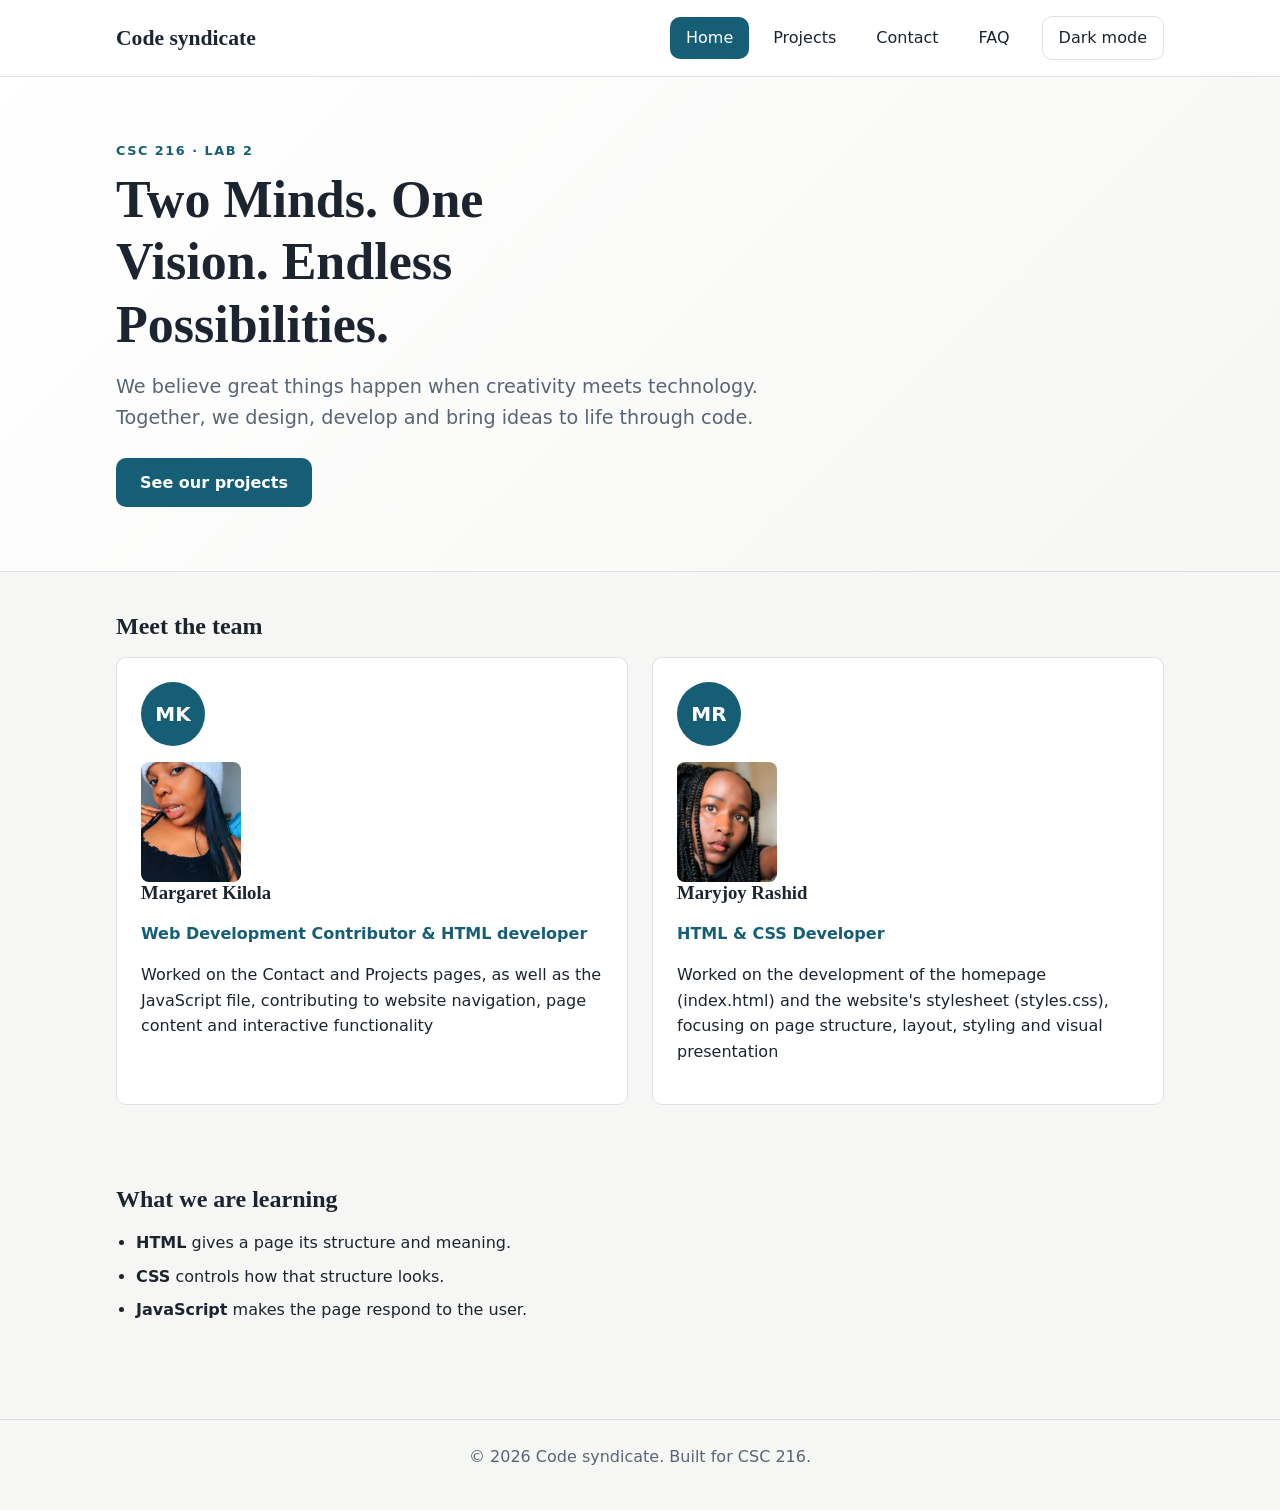
<file: index.html>
<!doctype html>
<html lang="en">
  <head>
    <meta charset="UTF-8" />
    <meta name="viewport" content="width=device-width, initial-scale=1.0" />
    <meta
      name="description"
      content="Code syndicate: a CSC 216 web development pair."
    />
    <title>Home | Code syndicate</title>
    <link rel="stylesheet" href="css/styles.css" />
  <script src="js/script.js" defer></script>
</head>
<body>
  <a class="skip-link" href="#main">Skip to main content</a>

  <header class="site-header">
    <div class="container header-inner">
      <a class="logo" href="index.html">Code syndicate</a>
      <button class="nav-toggle" type="button" aria-expanded="false" aria-controls="site-nav">Menu</button>
      <nav id="site-nav" class="site-nav" aria-label="Main">
        <ul>
          <li><a href="index.html" aria-current="page">Home</a></li>
          <li><a href="projects.html">Projects</a></li>
          <li><a href="contact.html">Contact</a></li>
          <li><a href="faq.html">FAQ</a></li>
        </ul>
      </nav>
      <button class="theme-toggle" type="button" aria-pressed="false">Dark mode</button>
    </div>
  </header>

  <main id="main">
    <section class="hero">
      <div class="container">
        <p class="eyebrow">CSC 216 · Lab 2</p>
        <h1>Two Minds. One Vision. Endless Possibilities.</h1>
        <p class="lead">We believe great things happen when creativity meets technology. Together, we design, develop and bring ideas to life through code.</p>
        <a class="button" href="projects.html">See our projects</a>
      </div>
    </section>

    <section class="container section" aria-labelledby="team-heading">
      <h2 id="team-heading">Meet the team</h2>
      <div class="team-grid">
        <article class="card">
          <div class="avatar" aria-hidden="true">MK</div>
          <img src="images/partnerA.jpeg" alt="Portrait of Margaret Kilola">
          <h3>Margaret Kilola</h3>
          <p class="role">Web Development Contributor & HTML developer</p>
          <p>Worked on the Contact and Projects pages, as well as the JavaScript file, contributing to website navigation, page content and interactive functionality</p>
        </article>
        <article class="card">
           <div class="avatar" aria-hidden="true">MR</div>
           <img src="images/partnerB.jpeg" alt="Portrait of Maryjoy Rashid">
          <h3>Maryjoy Rashid</h3>
          <p class="role">HTML & CSS Developer</p>
          <p>Worked on the development of the homepage (index.html) and the website's stylesheet (styles.css), focusing on page structure, layout, styling and visual presentation</p>
        </article>
      </div>
    </section>

    <section class="container section" aria-labelledby="learning-heading">
      <h2 id="learning-heading">What we are learning</h2>
      <ul class="skill-list">
        <li><strong>HTML</strong> gives a page its structure and meaning.</li>
        <li><strong>CSS</strong> controls how that structure looks.</li>
        <li><strong>JavaScript</strong> makes the page respond to the user.</li>
      </ul>
    </section>
  </main>

  <footer class="site-footer">
    <div class="container">
      <p>© <span id="year">2026</span> Code syndicate. Built for CSC 216.</p>
    </div>
  </footer>
</div>
</body>
</file>
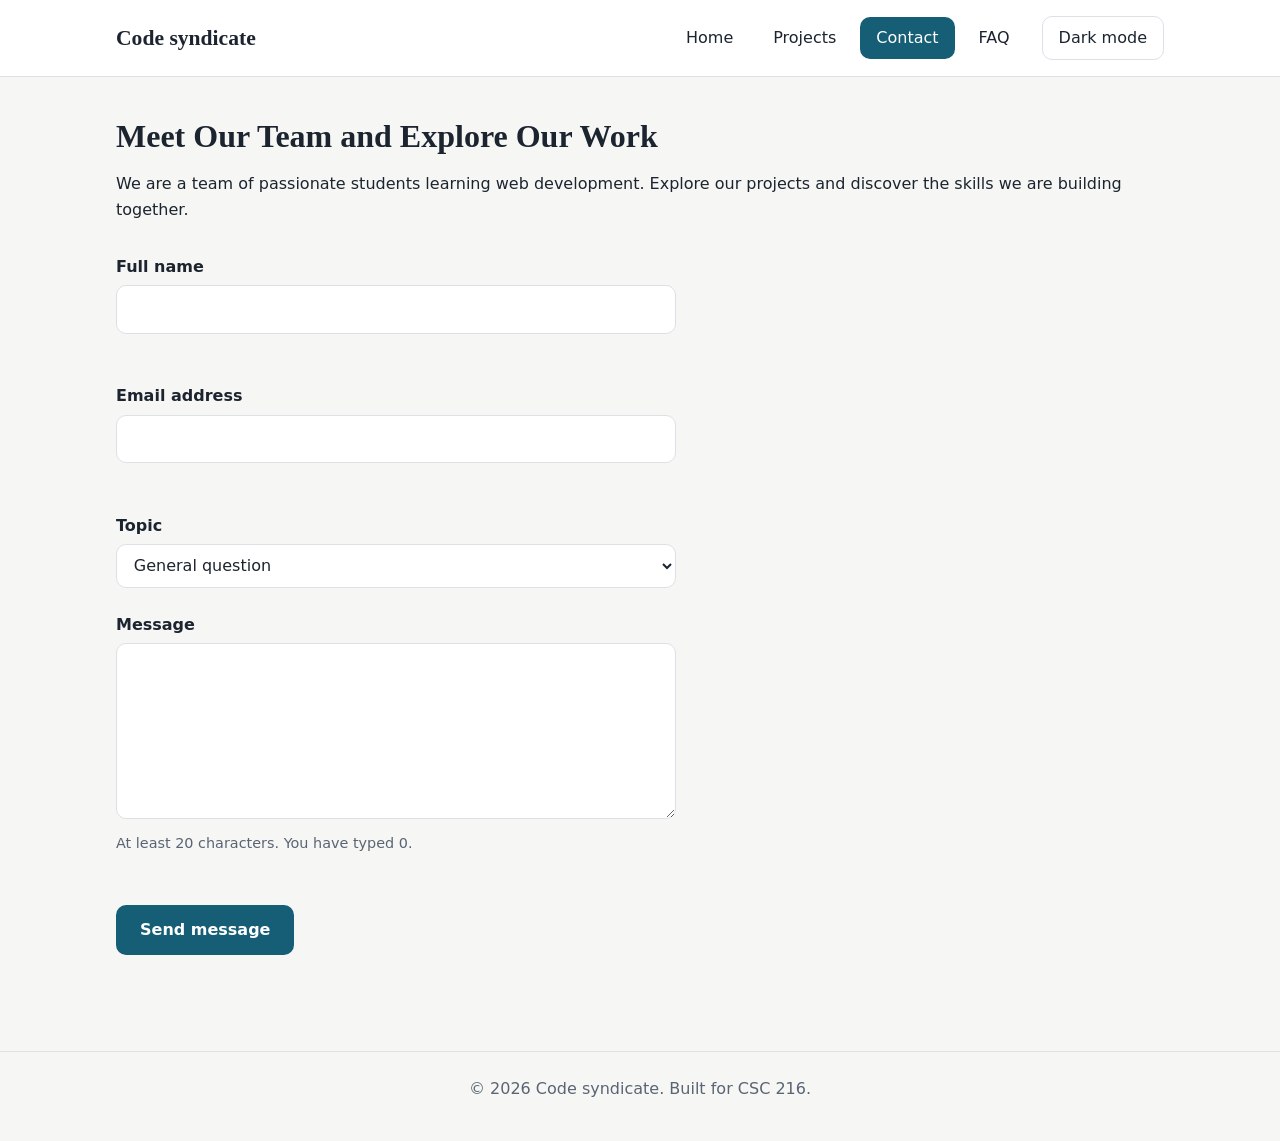
<file: contact.html>
<!doctype html>
<html lang="en">
  <head>
    <meta charset="UTF-8" />
    <meta name="viewport" content="width=device-width, initial-scale=1.0" />
    <meta name="description" content="Send a message to Code syndicate." />
    <title>Contact | Code syndicate</title>
    <link rel="stylesheet" href="css/styles.css" />
    <script src="js/script.js" defer></script>
  </head>
  <body>
    <a class="skip-link" href="#main">Skip to main content</a>

    <header class="site-header">
      <div class="container header-inner">
        <a class="logo" href="index.html">Code syndicate</a>
        <button
          class="nav-toggle"
          type="button"
          aria-expanded="false"
          aria-controls="site-nav"
        >
          Menu
        </button>
        <nav id="site-nav" class="site-nav" aria-label="Main">
          <ul>
            <li><a href="index.html">Home</a></li>
            <li><a href="projects.html">Projects</a></li>
            <li><a href="contact.html" aria-current="page">Contact</a></li>
            <li><a href="faq.html">FAQ</a></li>
          </ul>
        </nav>
        <button class="theme-toggle" type="button" aria-pressed="false">
          Dark mode
        </button>
      </div>
    </header>

    <main id="main" class="container">
      <header class="page-header">
        <h1>Meet Our Team and Explore Our Work</h1>
        <p>
          We are a team of passionate students learning web development. Explore
          our projects and discover the skills we are building together.
        </p>
      </header>

      <form id="contact-form" class="contact-form" novalidate>
        <div class="field">
          <label for="name">Full name</label>
          <input
            type="text"
            id="name"
            name="name"
            autocomplete="name"
            required
            aria-describedby="name-error"
          />
          <p class="error" id="name-error"></p>
        </div>

        <div class="field">
          <label for="email">Email address</label>
          <input
            type="email"
            id="email"
            name="email"
            autocomplete="email"
            required
            aria-describedby="email-error"
          />
          <p class="error" id="email-error"></p>
        </div>

        <div class="field">
          <label for="topic">Topic</label>
          <select id="topic" name="topic">
            <option value="general">General question</option>
            <option value="collaboration">Collaboration</option>
            <option value="feedback">Feedback on our site</option>
          </select>
        </div>

        <div class="field">
          <label for="message">Message</label>
          <textarea
            id="message"
            name="message"
            rows="6"
            required
            minlength="20"
            aria-describedby="message-hint message-error"
          ></textarea>
          <p class="hint" id="message-hint">
            At least 20 characters. You have typed
            <span id="char-count">0</span>.
          </p>
          <p class="error" id="message-error"></p>
        </div>

        <button class="button" type="submit">Send message</button>
        <p id="form-status" class="form-status" role="status"></p>
      </form>
    </main>

    <footer class="site-footer">
      <div class="container">
        <p>© <span id="year">2026</span> Code syndicate. Built for CSC 216.</p>
      </div>
    </footer>
  </body>
</html>
</file>
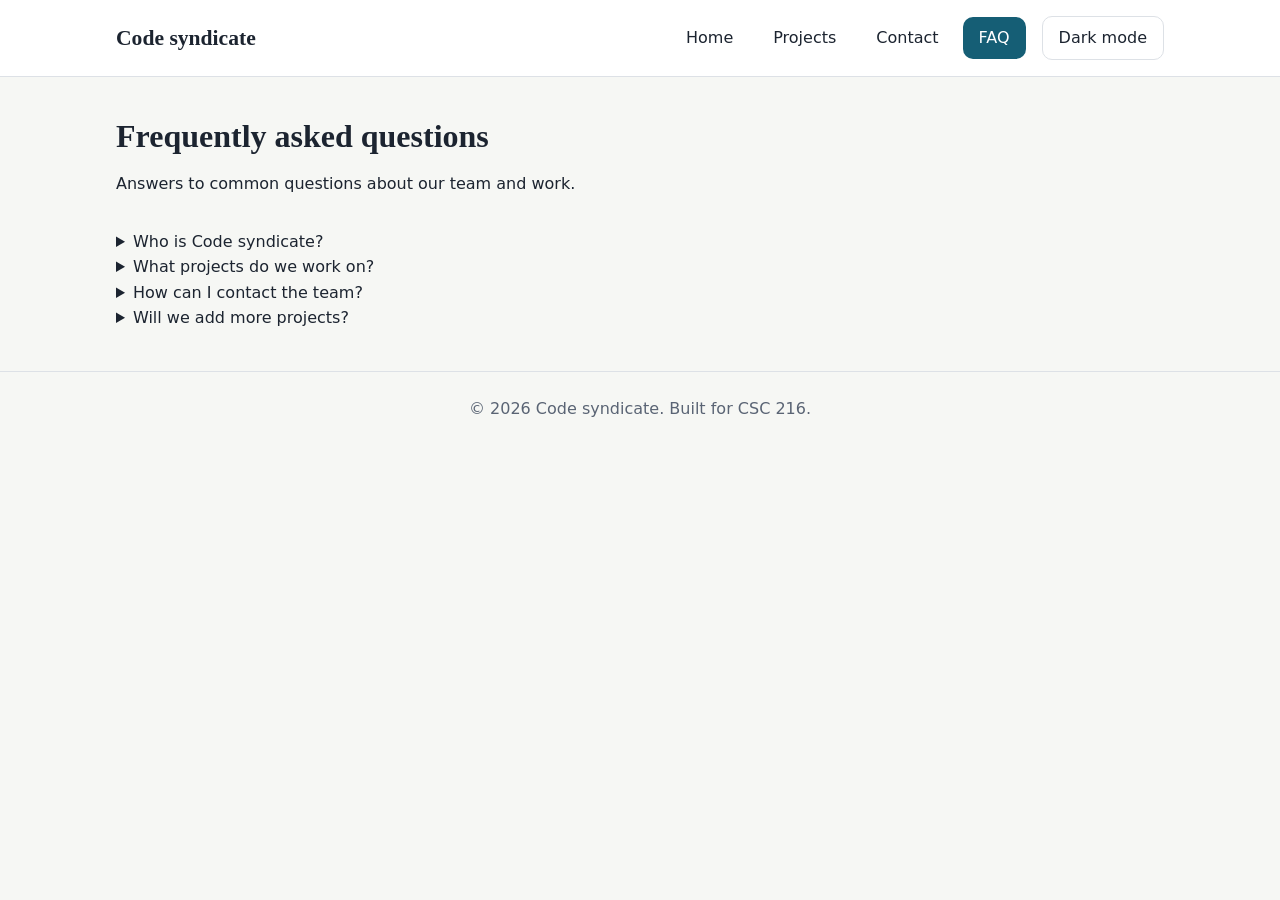
<file: faq.html>
<!doctype html>
<html lang="en">
  <head>
    <meta charset="UTF-8" />
    <meta name="viewport" content="width=device-width, initial-scale=1.0" />
    <meta
      name="description"
      content="Frequently asked questions about Code syndicate."
    />
    <title>FAQ | Code syndicate</title>
    <link rel="stylesheet" href="css/styles.css" />
    <script src="js/script.js" defer></script>
  </head>
  <body>
    <a class="skip-link" href="#main">Skip to main content</a>

    <header class="site-header">
      <div class="container header-inner">
        <a class="logo" href="index.html">Code syndicate</a>
        <button
          class="nav-toggle"
          type="button"
          aria-expanded="false"
          aria-controls="site-nav"
        >
          Menu
        </button>
        <nav id="site-nav" class="site-nav" aria-label="Main">
          <ul>
            <li><a href="index.html">Home</a></li>
            <li><a href="projects.html">Projects</a></li>
            <li><a href="contact.html">Contact</a></li>
            <li><a href="faq.html" aria-current="page">FAQ</a></li>
          </ul>
        </nav>
        <button class="theme-toggle" type="button" aria-pressed="false">
          Dark mode
        </button>
      </div>
    </header>

    <main id="main" class="container">
      <header class="page-header">
        <h1>Frequently asked questions</h1>
        <p>Answers to common questions about our team and work.</p>
      </header>

      <section aria-label="Frequently asked questions">
        <details>
          <summary>Who is Code syndicate?</summary>
          <p>We are a team of students learning web development together.</p>
        </details>

        <details>
          <summary>What projects do we work on?</summary>
          <p>
            We build websites while practicing HTML, CSS, JavaScript, and Git.
          </p>
        </details>

        <details>
          <summary>How can I contact the team?</summary>
          <p>Visit our Contact page and fill out the message form.</p>
        </details>

        <details>
          <summary>Will we add more projects?</summary>
          <p>Yes. We’ll share more as we continue learning and building.</p>
        </details>
      </section>
    </main>

    <footer class="site-footer">
      <div class="container">
        <p>© <span id="year">2026</span> Code syndicate. Built for CSC 216.</p>
      </div>
    </footer>
  </body>
</html>
</file>
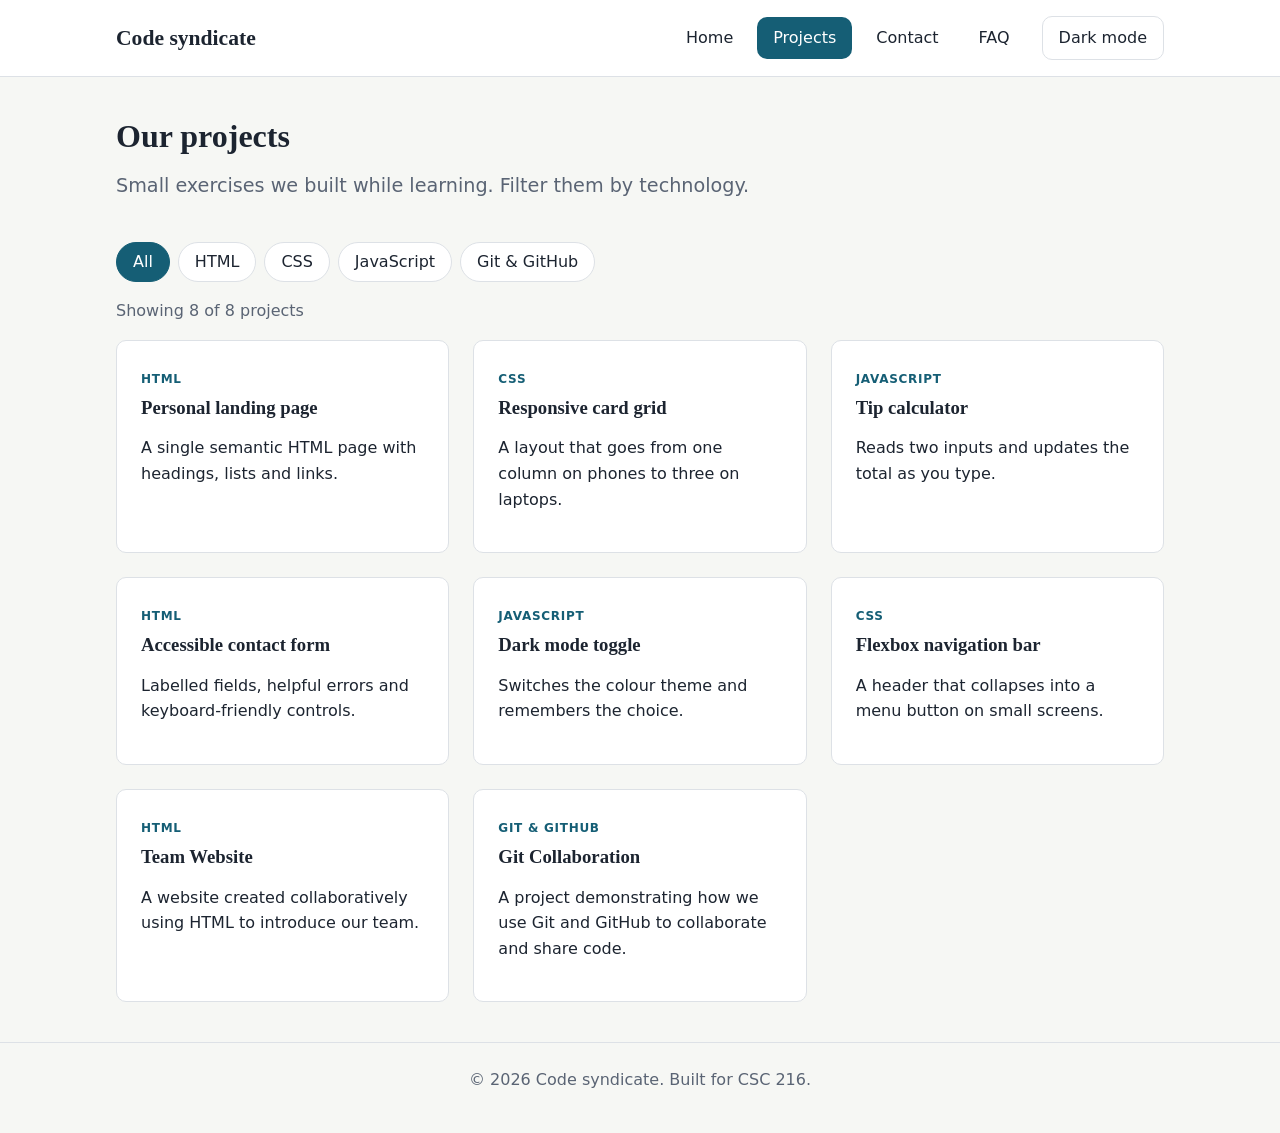
<file: projects.html>
<!doctype html>
<html lang="en">
  <head>
    <meta charset="UTF-8" />
    <meta name="viewport" content="width=device-width, initial-scale=1.0" />
    <meta
      name="description"
      content="Projects built by Code syndicate while learning web development."
    />
    <title>Projects | Code syndicate</title>
    <link rel="stylesheet" href="css/styles.css" />
    <script src="js/script.js" defer></script>
  </head>
  <body>
    <a class="skip-link" href="#main">Skip to main content</a>

    <header class="site-header">
      <div class="container header-inner">
        <a class="logo" href="index.html">Code syndicate</a>
        <button
          class="nav-toggle"
          type="button"
          aria-expanded="false"
          aria-controls="site-nav"
        >
          Menu
        </button>
        <nav id="site-nav" class="site-nav" aria-label="Main">
          <ul>
            <li><a href="index.html">Home</a></li>
            <li><a href="projects.html" aria-current="page">Projects</a></li>
            <li><a href="contact.html">Contact</a></li>
            <li><a href="faq.html">FAQ</a></li>
          </ul>
        </nav>
        <button class="theme-toggle" type="button" aria-pressed="false">
          Dark mode
        </button>
      </div>
    </header>

    <main id="main" class="container">
      <header class="page-header">
        <h1>Our projects</h1>
        <p class="lead">
          Small exercises we built while learning. Filter them by technology.
        </p>
      </header>

      <div
        class="filters"
        role="group"
        aria-label="Filter projects by technology"
      >
        <button
          class="filter-btn"
          type="button"
          data-filter="all"
          aria-pressed="true"
        >
          All
        </button>
        <button
          class="filter-btn"
          type="button"
          data-filter="html"
          aria-pressed="false"
        >
          HTML
        </button>
        <button
          class="filter-btn"
          type="button"
          data-filter="css"
          aria-pressed="false"
        >
          CSS
        </button>
        <button
          class="filter-btn"
          type="button"
          data-filter="js"
          aria-pressed="false"
        >
          JavaScript
        </button>
        <button
          class="filter-btn"
          type="button"
          data-filter="git"
          aria-pressed="false"
        >
          Git & GitHub
        </button>
      </div>

      <p id="project-count" class="project-count" aria-live="polite"></p>
      <div id="project-list" class="project-grid"></div>

      <noscript>
        <p>Turn on JavaScript to see the project list.</p>
      </noscript>
    </main>

    <footer class="site-footer">
      <div class="container">
        <p>© <span id="year">2026</span> Code syndicate. Built for CSC 216.</p>
      </div>
    </footer>
  </body>
</html>
</file>
<file: css/styles.css>
/* =====================================================
   Team website stylesheet (CSC 216, Lab 2)
   One file styles every page on the site.
   ===================================================== */

/* ---------- 1. Design tokens ---------- */
:root {
  --color-bg: #f6f7f4;
  --color-surface: #ffffff;
  --color-text: #1c2430;
  --color-muted: #5a6474;
  --color-primary: #155e75;
  --color-primary-dark: #0c4a6e;
  --color-on-primary: #ffffff;
  --color-border: #dde1e6;
  --color-error: #b3261e;
  --color-success: #1e7b3a;

  --font-body: system-ui, -apple-system, "Segoe UI", Roboto, Arial, sans-serif;
  --font-heading: Georgia, "Times New Roman", serif;

  --space-1: 0.5rem;
  --space-2: 1rem;
  --space-3: 1.5rem;
  --space-4: 2.5rem;
  --space-5: 4rem;

  --radius: 10px;
  --max-width: 1080px;
}

body.dark {
  --color-bg: #11161d;
  --color-surface: #1a212b;
  --color-text: #e7ebf0;
  --color-muted: #a2abb9;
  --color-primary: #67e8d2 --color-primary-dark: #99f6e4
    --color-on-primary: #0b1f1f;
  --color-border: #2b3340;
  --color-error: #ff8a80;
  --color-success: #7ddc97;
  color-scheme: dark;
}
/* ---------- 2. Base and reset ---------- */
*,
*::before,
*::after {
  box-sizing: border-box;
}

body {
  margin: 0;
  font-family: var(--font-body);
  font-size: 1rem;
  line-height: 1.6;
  color: var(--color-text);
  background-color: var(--color-bg);
  transition:
    background-color 0.3s ease,
    color 0.3s ease;
}

h1,
h2,
h3 {
  font-family: var(--font-heading);
  line-height: 1.2;
  margin: 0 0 var(--space-2);
}

p {
  margin: 0 0 var(--space-2);
}

a {
  color: var(--color-primary);
}

a:hover {
  color: var(--color-primary-dark);
}

img {
  max-width: 100%;
  display: block;
}

:focus-visible {
  outline: 3px solid var(--color-primary);
  outline-offset: 3px;
}
/* ---------- 3. Layout helpers ---------- */
.container {
  width: 100%;
  max-width: var(--max-width);
  margin-inline: auto;
  padding-inline: var(--space-2);
}

.section {
  padding-block: var(--space-4);
}

.skip-link {
  position: absolute;
  top: -4rem;
  left: var(--space-2);
  z-index: 100;
  padding: var(--space-1) var(--space-2);
  border-radius: var(--radius);
  background-color: var(--color-primary);
  color: var(--color-on-primary);
}

.skip-link:focus {
  top: var(--space-2);
}
/* ---------- 4. Header and navigation ---------- */
.site-header {
  position: sticky;
  top: 0;
  z-index: 10;
  background-color: var(--color-surface);
  border-bottom: 1px solid var(--color-border);
}

.header-inner {
  display: flex;
  flex-wrap: wrap;
  align-items: center;
  gap: var(--space-2);
  padding-block: var(--space-2);
}

.logo {
  margin-right: auto;
  font-family: var(--font-heading);
  font-size: 1.35rem;
  font-weight: 700;
  color: var(--color-text);
  text-decoration: none;
}

.site-nav ul {
  display: flex;
  gap: var(--space-1);
  margin: 0;
  padding: 0;
  list-style: none;
}

.site-nav a {
  display: block;
  padding: var(--space-1) var(--space-2);
  border-radius: var(--radius);
  color: var(--color-text);
  font-weight: 500;
  text-decoration: none;
}

.site-nav a:hover {
  background-color: var(--color-bg);
}

.site-nav a[aria-current="page"] {
  background-color: var(--color-primary);
  color: var(--color-on-primary);
}

.nav-toggle,
.theme-toggle {
  padding: var(--space-1) var(--space-2);
  border: 1px solid var(--color-border);
  border-radius: var(--radius);
  background-color: transparent;
  color: var(--color-text);
  font: inherit;
  cursor: pointer;
}

.theme-toggle[aria-pressed="true"] {
  border-color: var(--color-primary);
  color: var(--color-primary);
}

.nav-toggle {
  display: none;
}

/*images*/
.card img {
  width: 100px;
  height: 120px;
  object-fit: cover;
  object-position: center 20%;
  border-radius: 8px;
}
/* ---------- 5. Buttons and hero ---------- */
.button {
  display: inline-block;
  padding: 0.75rem 1.5rem;
  border: none;
  border-radius: var(--radius);
  background-color: var(--color-primary);
  color: var(--color-on-primary);
  font: inherit;
  font-weight: 600;
  text-decoration: none;
  cursor: pointer;
  transition:
    background-color 0.2s ease,
    transform 0.2s ease;
}

.button:hover {
  background-color: var(--color-primary-dark);
  color: var(--color-on-primary);
  transform: translateY(-2px);
}

.hero {
  padding-block: var(--space-5);
  background: linear-gradient(135deg, var(--color-surface), var(--color-bg));
  border-bottom: 1px solid var(--color-border);
}

.hero h1 {
  max-width: 18ch;
  font-size: clamp(2rem, 5vw, 3.25rem);
}

.eyebrow {
  margin-bottom: var(--space-1);
  color: var(--color-primary);
  font-size: 0.8rem;
  font-weight: 700;
  letter-spacing: 0.12em;
  text-transform: uppercase;
}

.lead {
  max-width: 55ch;
  margin-bottom: var(--space-3);
  color: var(--color-muted);
  font-size: 1.2rem;
}

.page-header {
  padding-block: var(--space-4) var(--space-2);
}
/* ---------- 6. Cards and grids ---------- */
.team-grid,
.project-grid {
  display: grid;
  grid-template-columns: repeat(auto-fit, minmax(260px, 1fr));
  gap: var(--space-3);
}

.card {
  padding: var(--space-3);
  border: 1px solid var(--color-border);
  border-radius: var(--radius);
  background-color: var(--color-surface);
}

.avatar {
  display: grid;
  place-items: center;
  width: 64px;
  height: 64px;
  margin-bottom: var(--space-2);
  border-radius: 50%;
  background-color: var(--color-primary);
  color: var(--color-on-primary);
  font-size: 1.25rem;
  font-weight: 700;
}

.role {
  color: var(--color-primary);
  font-weight: 600;
}

.skill-list {
  padding-left: 1.25rem;
}

.skill-list li {
  margin-bottom: var(--space-1);
}
/* ---------- 7. Projects page ---------- */
.filters {
  display: flex;
  flex-wrap: wrap;
  gap: var(--space-1);
  margin-bottom: var(--space-2);
}

.filter-btn {
  padding: 0.4rem 1rem;
  border: 1px solid var(--color-border);
  border-radius: 999px;
  background-color: var(--color-surface);
  color: var(--color-text);
  font: inherit;
  cursor: pointer;
}

.filter-btn[aria-pressed="true"] {
  border-color: var(--color-primary);
  background-color: var(--color-primary);
  color: var(--color-on-primary);
}

.project-count {
  color: var(--color-muted);
}

.tag {
  display: inline-block;
  margin-bottom: var(--space-1);
  color: var(--color-primary);
  font-size: 0.75rem;
  font-weight: 700;
  letter-spacing: 0.06em;
  text-transform: uppercase;
}

/* ---------- 8. Contact form ---------- */
.contact-form {
  max-width: 560px;
  padding-bottom: var(--space-4);
}

.field {
  margin-bottom: var(--space-3);
}

label {
  display: block;
  margin-bottom: 0.35rem;
  font-weight: 600;
}

input,
select,
textarea {
  width: 100%;
  padding: 0.65rem 0.8rem;
  border: 1px solid var(--color-border);
  border-radius: var(--radius);
  background-color: var(--color-surface);
  color: var(--color-text);
  font: inherit;
}

input:focus,
select:focus,
textarea:focus {
  border-color: var(--color-primary);
}

input[aria-invalid="true"],
textarea[aria-invalid="true"] {
  border-color: var(--color-error);
}

.hint,
.error {
  margin: 0.35rem 0 0;
  font-size: 0.9rem;
}

.hint {
  color: var(--color-muted);
}

.error {
  min-height: 1.4em;
  color: var(--color-error);
}

.form-status {
  margin-top: var(--space-2);
  color: var(--color-success);
  font-weight: 600;
}
/* ---------- 9. Footer ---------- */
.site-footer {
  margin-top: var(--space-4);
  padding-block: var(--space-3);
  border-top: 1px solid var(--color-border);
  color: var(--color-muted);
  text-align: center;
}

/* ---------- 10. Small screens ---------- */
@media (max-width: 700px) {
  .nav-toggle {
    display: inline-block;
  }

  .site-nav {
    display: none;
    order: 3;
    width: 100%;
  }

  .site-nav.open {
    display: block;
  }

  .site-nav ul {
    flex-direction: column;
  }

  .section {
    padding-block: var(--space-3);
  }
}

/* ---------- 11. Respect reduced-motion preferences ---------- */
@media (prefers-reduced-motion: reduce) {
  *,
  *::before,
  *::after {
    transition: none !important;
  }
}
</file>
